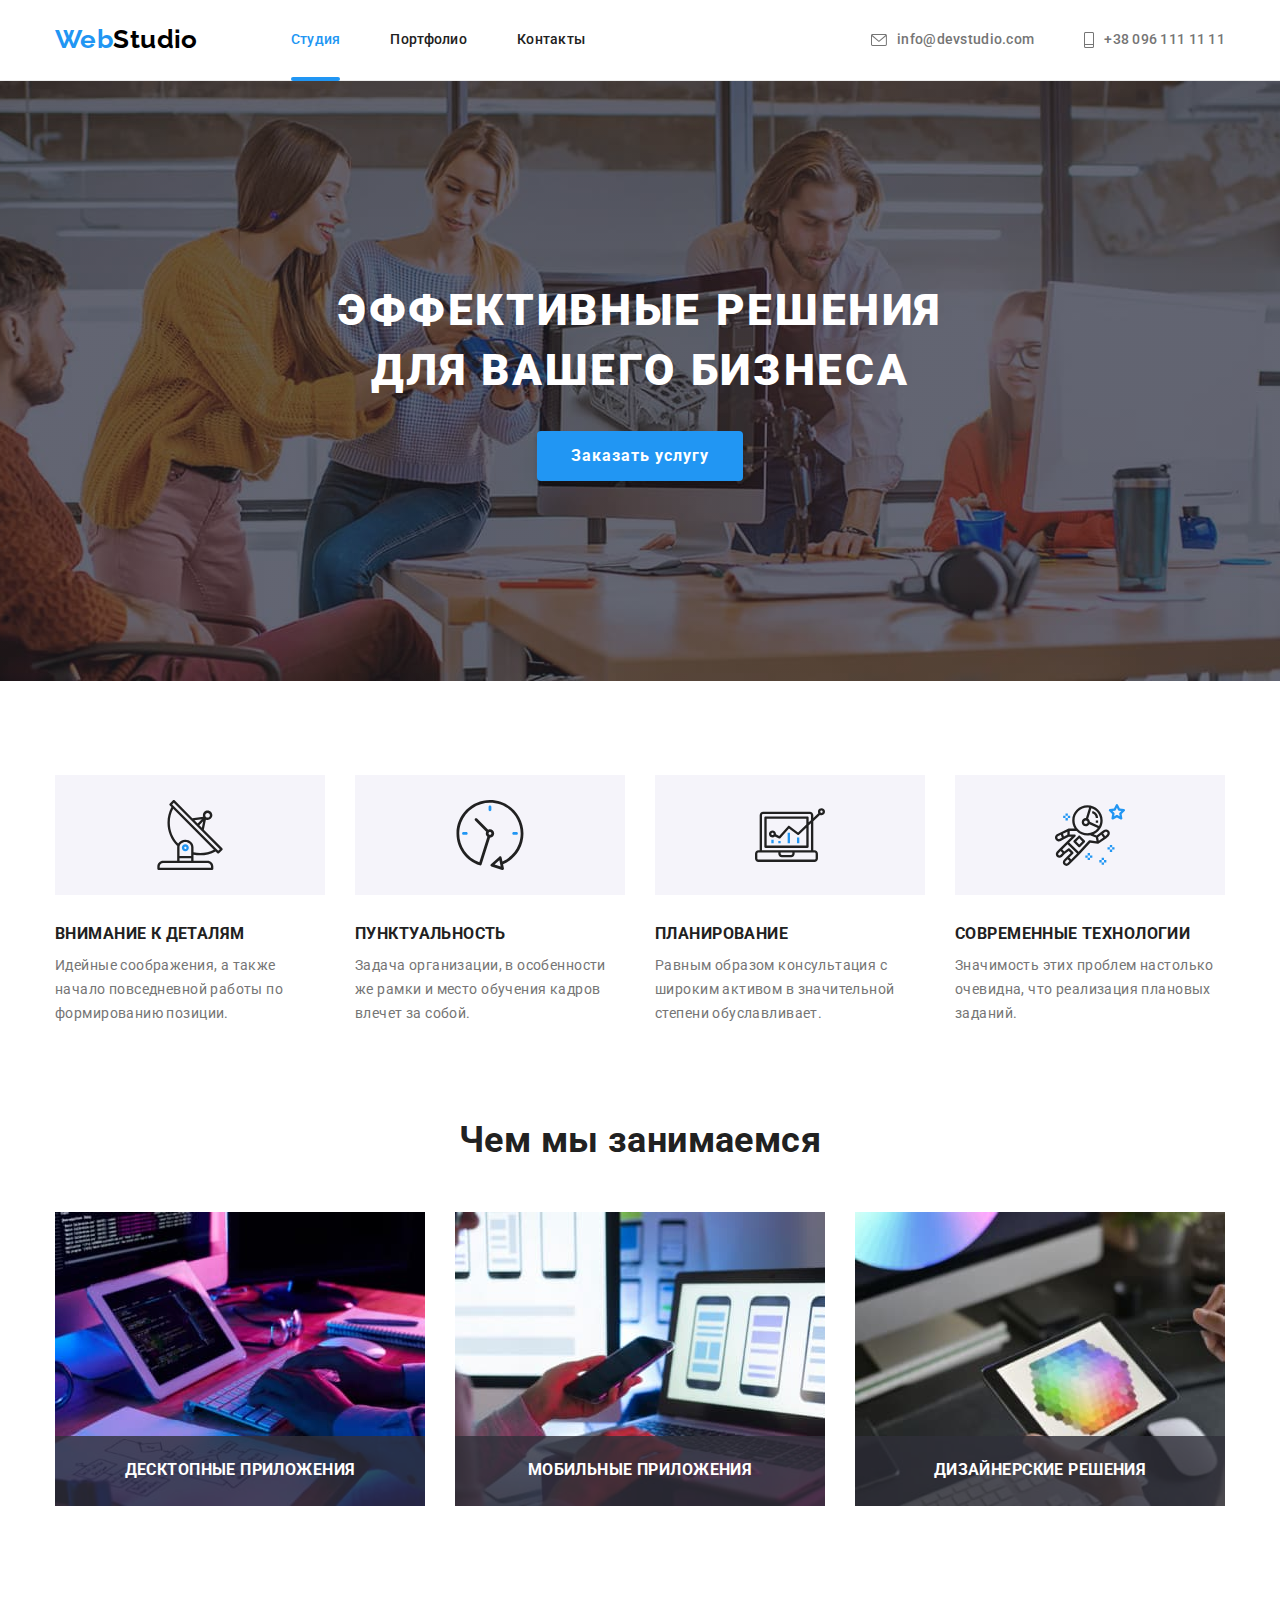
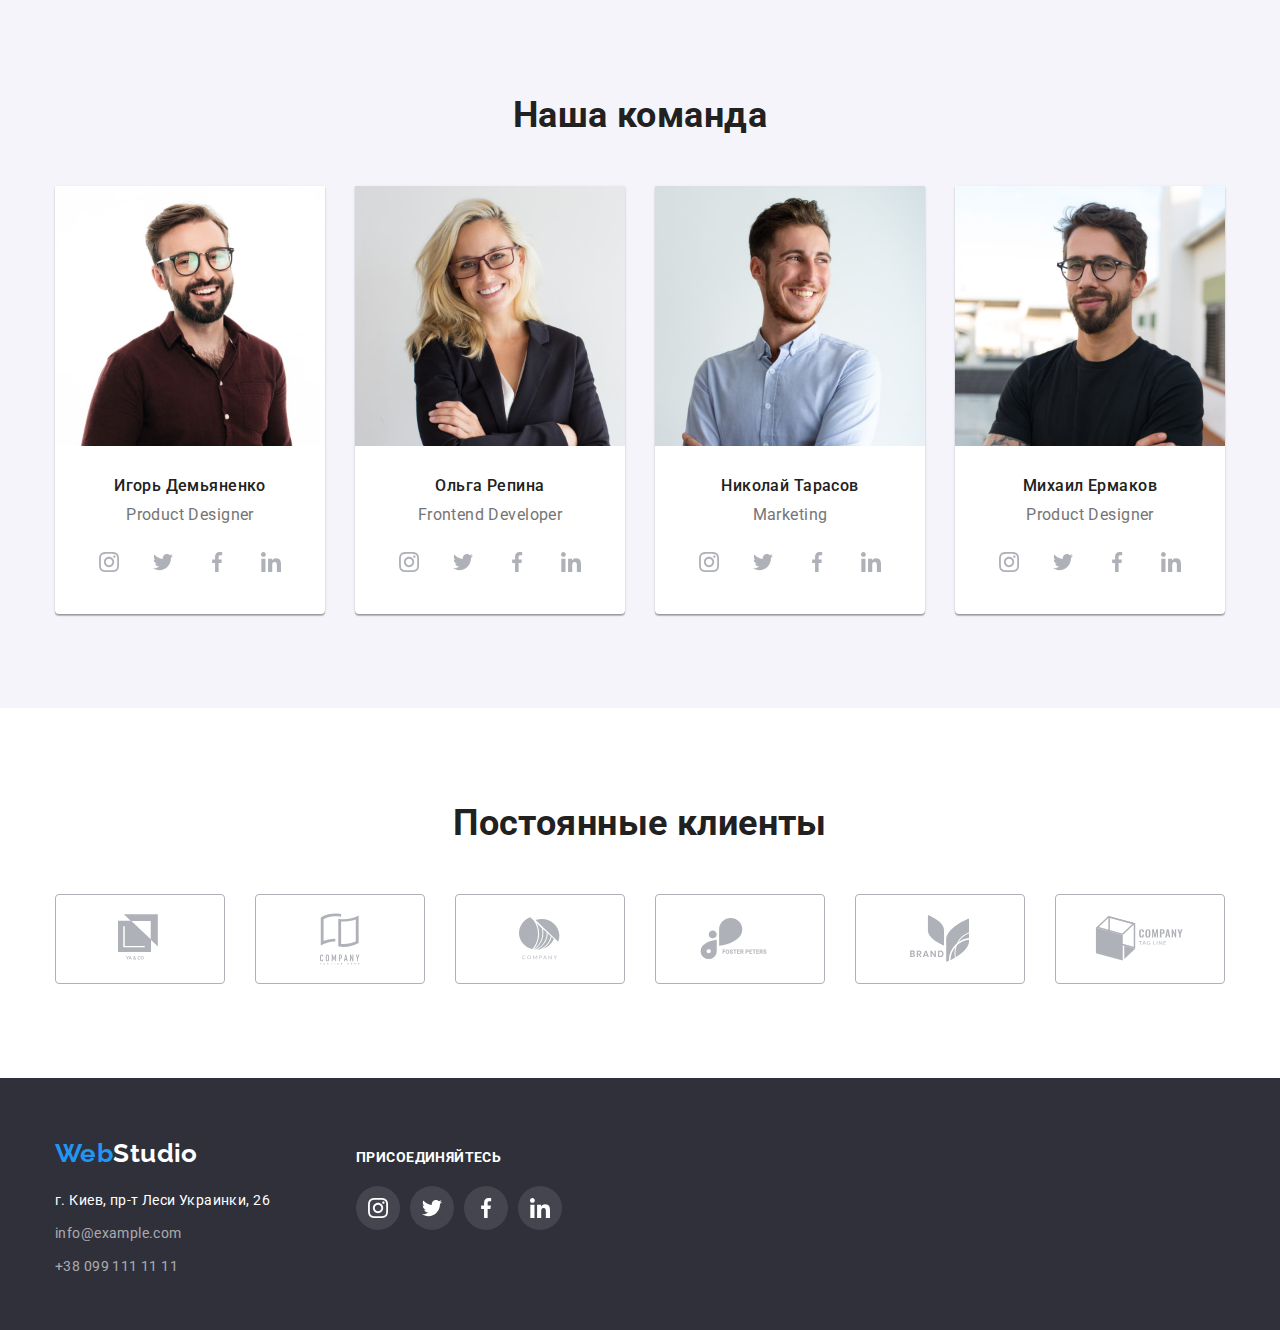
<file: index.html>
<!DOCTYPE html>
<html lang="ru">

<head>
  <meta charset="UTF-8">
  <meta name="viewport" content="width=device-width, initial-scale=1.0">
  <title>WebStudio</title>
  <link rel="icon" href="./images/webstudio-favicon-192x192.png" sizes="192x192">
  <link rel="preconnect" href="https://fonts.gstatic.com">
  <link href="https://fonts.googleapis.com/css2?family=Raleway:wght@700&family=Roboto:wght@400;500;700;900&display=swap" rel="stylesheet"> 
  <link rel="stylesheet"
    href="https://cdnjs.cloudflare.com/ajax/libs/modern-normalize/1.0.0/modern-normalize.min.css"
  />
  <link rel="stylesheet" href="./css/styles.css">
</head>

<body>

  <!-- Заголовок страницы с меню навигации -->
  <header>
    <div class="container main-nav">
      <nav class="site-nav">
        <a class="logo" href="./index.html">
          <span class="web-on-light">Web</span><span class="studio-on-light">Studio</span>
        </a>

        <ul class="site-links list">
          <li class="item"><a class="link current" href="./index.html">Студия</a></li>
          <li class="item"><a class="link" href="./portfolio.html">Портфолио</a></li>
          <li class="item"><a class="link" href="">Контакты</a></li>
        </ul>
      </nav>

      <ul class="contacts-top list">
        <li class="item">
          <a class="link" href="mailto:info@devstudio.com">
            <svg width="16" height="12">
              <use href="./images/sprite.svg#icon-envelope"></use>
            </svg>
            info@devstudio.com
          </a>
        </li>
        <li class="item">
          <a class="link" href="tel:+380961111111">
            <svg width="10" height="16">
              <use href="./images/sprite.svg#icon-phone"></use>
            </svg>
            +38 096 111 11 11
          </a>
        </li>
      </ul>
    </div>
  </header>

  <!-- Основное тело страницы -->
  <main>

    <!-- Заставка -->
    <section class="hero">
      <h1 class="hero-title">Эффективные решения <br/>для вашего бизнеса</h1>
      <!-- <a class="hero-button" href="">Заказать услугу</a> -->
      <button class="hero-button" type="button" data-modal-open>Заказать услугу</a>
    </section>

    <!-- Особенности и преимущества -->
    <section class="section no-padding-bottom">
      <div class="container">
        <h2 class="section-title visually-hidden">Особенности</h2>
        <ul class="features list">
          <li>
            <div>
              <svg width="70" height="70">
                <use href="./images/sprite.svg#icon-antenna"></use>
              </svg>
            </div>
            <h3>Внимание к деталям</h3>
            <p>Идейные соображения, а также начало повседневной работы по формированию позиции.</p>
          </li>
          <li>
            <div>
              <svg width="70" height="70">
                <use href="./images/sprite.svg#icon-clock"></use>
              </svg>
            </div>
            <h3>Пунктуальность</h3>
            <p>Задача организации, в особенности же рамки и место обучения кадров влечет за собой.</p>
          </li>
          <li>
            <div>
              <svg width="70" height="70">
                <use href="./images/sprite.svg#icon-diagram"></use>
              </svg>
            </div>
            <h3>Планирование</h3>
            <p>Равным образом консультация с широким активом в значительной степени обуславливает.</p>
          </li>
          <li>
            <div>
              <svg width="70" height="70">
                <use href="./images/sprite.svg#icon-astronaut"></use>
              </svg>
            </div>
            <h3>Современные технологии</h3>
            <p>Значимость этих проблем настолько очевидна, что реализация плановых заданий.</p>
          </li>
        </ul>
      </div>
    </section>

    <!-- Чем мы занимаемся -->
    <section class="our-works section">
      <div class="container">
        <h2 class="section-title">Чем мы занимаемся</h2>
        <ul class="list">
          <li>
            <div class="overlay">
              <h3>Десктопные приложения</h3>
            </div>
            <img src="./images/box-1.jpg" alt="Программирование" width="370">
          </li>
          <li>
            <div class="overlay">
              <h3>Мобильные приложения</h3>
            </div>
            <img src="./images/box-2.jpg" alt="Дизайн интерфейса" width="370">
          </li>
          <li>
            <div class="overlay">
              <h3>Дизайнерские решения</h3>
            </div>
            <img src="./images/box-3.jpg" alt="Подбор цвета" width="370">
          </li>
        </ul>
      </div>
    </section>

    <!-- Наша команда -->
    <section class="team section">
      <div class="container">
        <h2 class="section-title">Наша команда</h2>
        <ul class="teammates list">
          <li>
            <img src="./images/igor_d.jpg" alt="Игорь Демьяненко" width="270">
            <h3>Игорь Демьяненко</h3>
            <p>Product Designer</p>
            <div class="socials">
              <ul class="list">
                <li>
                  <a href="">
                    <svg width="20" height="20">
                      <use href="./images/sprite.svg#icon-instagram"></use>
                    </svg>
                  </a>
                </li>
                <li>
                  <a href="">
                    <svg width="20" height="20">
                      <use href="./images/sprite.svg#icon-twitter"></use>
                    </svg>
                  </a>
                </li>
                <li>
                  <a href="">
                    <svg width="20" height="20">
                      <use href="./images/sprite.svg#icon-facebook"></use>
                    </svg>
                  </a>
                </li>
                <li>
                  <a href="">
                    <svg width="20" height="20">
                      <use href="./images/sprite.svg#icon-linkedin"></use>
                    </svg>
                  </a>
                </li>
              </ul>
            </div>
          </li>
          <li>
            <img src="./images/olga_r.jpg" alt="Ольга Репина" width="270">
            <h3>Ольга Репина</h3>
            <p>Frontend Developer</p>
            <div class="socials">
              <ul class="list">
                <li>
                  <a href="">
                    <svg width="20" height="20">
                      <use href="./images/sprite.svg#icon-instagram"></use>
                    </svg>
                  </a>
                </li>
                <li>
                  <a href="">
                    <svg width="20" height="20">
                      <use href="./images/sprite.svg#icon-twitter"></use>
                    </svg>
                  </a>
                </li>
                <li>
                  <a href="">
                    <svg width="20" height="20">
                      <use href="./images/sprite.svg#icon-facebook"></use>
                    </svg>
                  </a>
                </li>
                <li>
                  <a href="">
                    <svg width="20" height="20">
                      <use href="./images/sprite.svg#icon-linkedin"></use>
                    </svg>
                  </a>
                </li>
              </ul>
            </div>
          </li>
          <li>
            <img src="./images/nikolay_t.jpg" alt="Николай Тарасов" width="270">
            <h3>Николай Тарасов</h3>
            <p>Marketing</p>
            <div class="socials">
              <ul class="list">
                <li>
                  <a href="">
                    <svg width="20" height="20">
                      <use href="./images/sprite.svg#icon-instagram"></use>
                    </svg>
                  </a>
                </li>
                <li>
                  <a href="">
                    <svg width="20" height="20">
                      <use href="./images/sprite.svg#icon-twitter"></use>
                    </svg>
                  </a>
                </li>
                <li>
                  <a href="">
                    <svg width="20" height="20">
                      <use href="./images/sprite.svg#icon-facebook"></use>
                    </svg>
                  </a>
                </li>
                <li>
                  <a href="">
                    <svg width="20" height="20">
                      <use href="./images/sprite.svg#icon-linkedin"></use>
                    </svg>
                  </a>
                </li>
              </ul>
            </div>
          </li>
          <li>
            <img src="./images/mihail_e.jpg" alt="Михаил Ермаков" width="270">
            <h3>Михаил Ермаков</h3>
            <p>Product Designer</p>
            <div class="socials">
              <ul class="list">
                <li>
                  <a href="">
                    <svg width="20" height="20">
                      <use href="./images/sprite.svg#icon-instagram"></use>
                    </svg>
                  </a>
                </li>
                <li>
                  <a href="">
                    <svg width="20" height="20">
                      <use href="./images/sprite.svg#icon-twitter"></use>
                    </svg>
                  </a>
                </li>
                <li>
                  <a href="">
                    <svg width="20" height="20">
                      <use href="./images/sprite.svg#icon-facebook"></use>
                    </svg>
                  </a>
                </li>
                <li>
                  <a href="">
                    <svg width="20" height="20">
                      <use href="./images/sprite.svg#icon-linkedin"></use>
                    </svg>
                  </a>
                </li>
              </ul>
            </div>
          </li>
        </ul>
      </div>
    </section>

    <!-- Постоянные клиенты -->
    <section class="clients section">
      <div class="container">
        <h2 class="section-title">Постоянные клиенты</h2>
        <ul class="list">
          <li>
            <a href="#">
              <svg width="44" height="49">
                <use href="./images/sprite.svg#icon-logo_1"></use>
              </svg>
            </a>
          </li>
          <li>
            <a href="#">
              <svg width="40" height="52">
                <use href="./images/sprite.svg#icon-logo_2"></use>
              </svg>
            </a>
          </li>
          <li>
            <a href="#">
              <svg width="41" height="43">
                <use href="./images/sprite.svg#icon-logo_3"></use>
              </svg>
            </a>
          </li>
          <li>
            <a href="#">
              <svg width="80" height="42">
                <use href="./images/sprite.svg#icon-logo_4"></use>
              </svg>
            </a>
          </li>
          <li>
            <a href="#">
              <svg width="59" height="47">
                <use href="./images/sprite.svg#icon-logo_5"></use>
              </svg>
            </a>
          </li>
          <li>
            <a href="#">
              <svg width="89" height="45">
                <use href="./images/sprite.svg#icon-logo_6"></use>
              </svg>
            </a>
          </li>
        </ul>
      </div>
    </section>

  </main>

  <!-- Подвал -->
  <footer class="footer">
    <div class="container">
      <div class="info">
        <a class="logo" href="./index.html">
          <span class="web-on-dark">Web</span><span class="studio-on-dark">Studio</span>
        </a>
        <address>г. Киев, пр-т Леси Украинки, 26</address>
        <ul class="contacts-bottom list">
          <li><a href="mailto:info@example.com">info@example.com</a></li>
          <li><a href="tel:+380991111111">+38 099 111 11 11</a></li>
        </ul>
      </div>
      <div class="socials">
        <p>Присоединяйтесь</p>
        <ul class="list">
          <li>
            <a href="">
              <svg width="20" height="20">
                <use href="./images/sprite.svg#icon-instagram"></use>
              </svg>
            </a>
          </li>
          <li>
            <a href="">
              <svg width="20" height="20">
                <use href="./images/sprite.svg#icon-twitter"></use>
              </svg>
            </a>
          </li>
          <li>
            <a href="">
              <svg width="20" height="20">
                <use href="./images/sprite.svg#icon-facebook"></use>
              </svg>
            </a>
          </li>
          <li>
            <a href="">
              <svg width="20" height="20">
                <use href="./images/sprite.svg#icon-linkedin"></use>
              </svg>
            </a>
          </li>
        </ul>
      </div>
    </div>
  </footer>

  <div class="backdrop is-hidden" data-modal>
    <div class="modal">
      <button type="button" data-modal-close>
        <svg width="11" height="11">
          <use href="./images/sprite.svg#icon-close"></use>
        </svg>
      </button>
    </div>
  </div>

  <script src="./js/modal.js"></script>

</body>

</html>
</file>
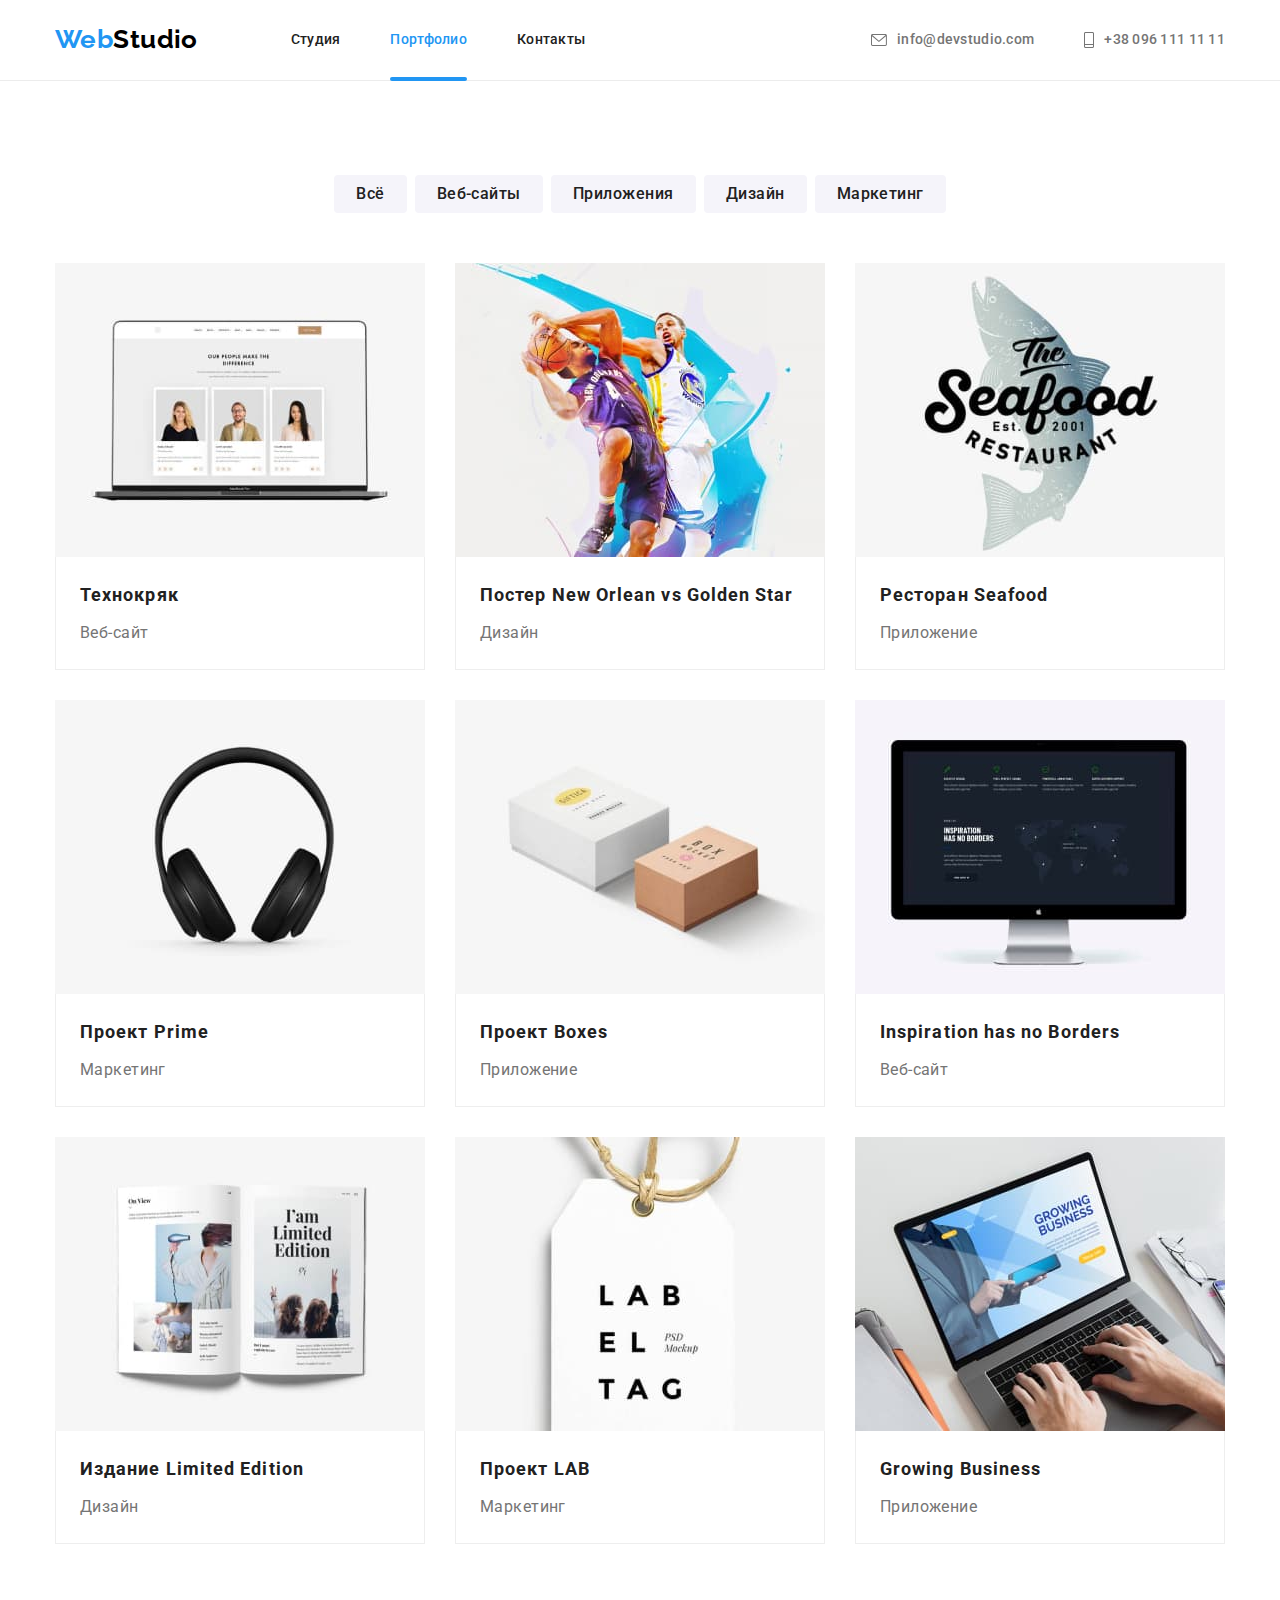
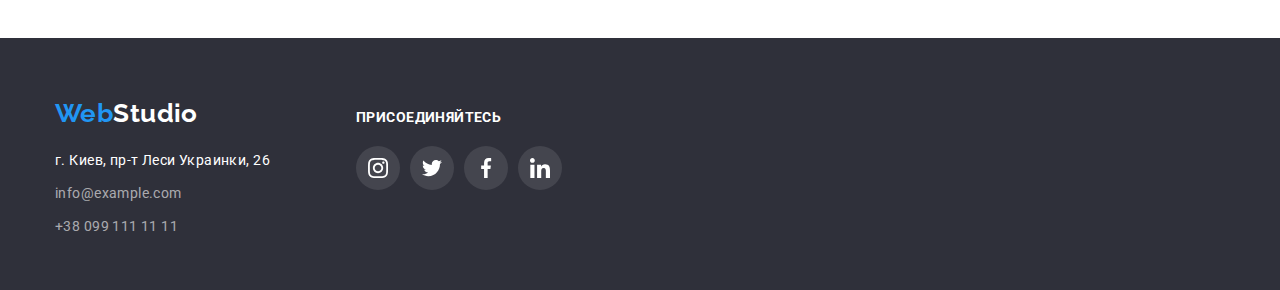
<file: portfolio.html>
<!DOCTYPE html>
<html lang="ru">

<head>
  <meta charset="UTF-8">
  <meta name="viewport" content="width=device-width, initial-scale=1.0">
  <title>WebStudio</title>
  <link rel="icon" href="./images/webstudio-favicon-192x192.png" sizes="192x192">
  <link rel="preconnect" href="https://fonts.gstatic.com">
  <link href="https://fonts.googleapis.com/css2?family=Raleway:wght@700&family=Roboto:wght@400;500;700;900&display=swap" rel="stylesheet"> 
  <link rel="stylesheet"
    href="https://cdnjs.cloudflare.com/ajax/libs/modern-normalize/1.0.0/modern-normalize.min.css"
  />
  <link rel="stylesheet" href="./css/styles.css">
</head>

<body>

  <!-- Заголовок страницы с меню навигации -->
  <header>
    <div class="container main-nav">
      <nav class="site-nav">
        <a class="logo" href="./index.html">
          <span class="web-on-light">Web</span><span class="studio-on-light">Studio</span>
        </a>

        <ul class="site-links list">
          <li class="item"><a class="link" href="./index.html">Студия</a></li>
          <li class="item"><a class="link current" href="./portfolio.html">Портфолио</a></li>
          <li class="item"><a class="link" href="">Контакты</a></li>
        </ul>
      </nav>

      <ul class="contacts-top list">
        <li class="item">
          <a class="link" href="mailto:info@devstudio.com">
            <svg width="16" height="12">
              <use href="./images/sprite.svg#icon-envelope"></use>
            </svg>
            info@devstudio.com
          </a>
        </li>
        <li class="item">
          <a class="link" href="tel:+380961111111">
            <svg width="10" height="16">
              <use href="./images/sprite.svg#icon-phone"></use>
            </svg>
            +38 096 111 11 11
          </a>
        </li>
      </ul>
    </div>
  </header>

  <!-- Основное тело страницы -->
  <main>

    <!-- Портфолио -->
    <section class="section portfolio">
      <div class="container">
        <h1 class="visually-hidden">Наши работы</h1>
        <!-- Селектор контента -->
        <ul class="content-selector list">
          <li><button type="button">Всё</button></li>
          <li><button type="button">Веб-сайты</button></li>
          <li><button type="button">Приложения</button></li>
          <li><button type="button">Дизайн</button></li>
          <li><button type="button">Маркетинг</button></li>
        </ul>

        <!-- Выполненные проекты -->
        <ul class="projects list">
          <li class="project">
            <a href="">
              <div class="thumb">
                <div class="overlay">
                  <p>Технокряк это современная площадка распространения коронавируса. Компании используют эту платформу для цифрового шпионажа и атак на защищённые сервера конкурентов.</p>
                </div>
                <img src="./images/technocrak.jpg" alt="Технокряк. Веб-сайт" width="370">
              </div>
              <div class="project-content">
                <h2>Технокряк</h2>
                <p>Веб-сайт</p>
              </div>
            </a>
          </li>

          <li class="project">
            <a href="">
              <div class="thumb">
                <div class="overlay">
                  <p>Технокряк это современная площадка распространения коронавируса. Компании используют эту платформу для цифрового шпионажа и атак на защищённые сервера конкурентов.</p>
                </div>
                <img src="./images/poster-no-vs-gs.jpg" alt="Постер New Orlean vs Golden Star. Дизайн" width="370">
              </div>
              <div class="project-content">
                <h2>Постер New Orlean vs Golden Star</h2>
                <p>Дизайн</p>
              </div>
            </a>
          </li>

          <li class="project">
            <a href="">
              <div class="thumb">
                <div class="overlay">
                  <p>Технокряк это современная площадка распространения коронавируса. Компании используют эту платформу для цифрового шпионажа и атак на защищённые сервера конкурентов.</p>
                </div>
                <img src="./images/restaurant-seafood.jpg" alt="Ресторан Seafood. Приложение" width="370">
              </div>
              <div class="project-content">
                <h2>Ресторан Seafood</h2>
                <p>Приложение</p>
              </div>
            </a>
          </li>

          <li class="project">
            <a href="">
              <div class="thumb">
                <div class="overlay">
                  <p>Технокряк это современная площадка распространения коронавируса. Компании используют эту платформу для цифрового шпионажа и атак на защищённые сервера конкурентов.</p>
                </div>
                <img src="./images/project-prime.jpg" alt="Проект Prime. Маркетинг" width="370">
              </div>
              <div class="project-content">
                <h2>Проект Prime</h2>
                <p>Маркетинг</p>
              </div>
            </a>
          </li>

          <li class="project">
            <a href="">
              <div class="thumb">
                <div class="overlay">
                  <p>Технокряк это современная площадка распространения коронавируса. Компании используют эту платформу для цифрового шпионажа и атак на защищённые сервера конкурентов.</p>
                </div>
                <img src="./images/project-boxes.jpg" alt="Проект Boxes. Приложение" width="370">
              </div>
              <div class="project-content">
                <h2>Проект Boxes</h2>
                <p>Приложение</p>
              </div>
            </a>
          </li>

          <li class="project">
            <a href="">
              <div class="thumb">
                <div class="overlay">
                  <p>Технокряк это современная площадка распространения коронавируса. Компании используют эту платформу для цифрового шпионажа и атак на защищённые сервера конкурентов.</p>
                </div>
                <img src="./images/inspiration-web-site.jpg" alt="Inspiration has no Borders. Веб-сайт" width="370">
              </div>
              <div class="project-content">
                <h2>Inspiration has no Borders</h2>
                <p>Веб-сайт</p>
              </div>
            </a>
          </li>

          <li class="project">
            <a href="">
              <div class="thumb">
                <div class="overlay">
                  <p>Технокряк это современная площадка распространения коронавируса. Компании используют эту платформу для цифрового шпионажа и атак на защищённые сервера конкурентов.</p>
                </div>
                <img src="./images/limited-edition.jpg" alt="Издание Limited Edition. Дизайн" width="370">
              </div>
              <div class="project-content">
                <h2>Издание Limited Edition</h2>
                <p>Дизайн</p>
              </div>
            </a>
          </li>

          <li class="project">
            <a href="">
              <div class="thumb">
                <div class="overlay">
                  <p>Технокряк это современная площадка распространения коронавируса. Компании используют эту платформу для цифрового шпионажа и атак на защищённые сервера конкурентов.</p>
                </div>
                <img src="./images/project-lab.jpg" alt="Проект LAB. Маркетинг" width="370">
              </div>
              <div class="project-content">
                <h2>Проект LAB</h2>
                <p>Маркетинг</p>
              </div>
            </a>
          </li>

          <li class="project">
            <a href="">
              <div class="thumb">
                <div class="overlay">
                  <p>Технокряк это современная площадка распространения коронавируса. Компании используют эту платформу для цифрового шпионажа и атак на защищённые сервера конкурентов.</p>
                </div>
                <img src="./images/growing-business.jpg" alt="Growing Business. Приложение" width="370">
              </div>
              <div class="project-content">
                <h2>Growing Business</h2>
                <p>Приложение</p>
              </div>
            </a>
          </li>
        </ul>
      </div>
    </section>

  </main>

  <!-- Подвал -->
  <footer class="footer">
    <div class="container">
      <div class="info">
        <a class="logo" href="./index.html">
          <span class="web-on-dark">Web</span><span class="studio-on-dark">Studio</span>
        </a>
        <address>г. Киев, пр-т Леси Украинки, 26</address>
        <ul class="contacts-bottom list">
          <li><a href="mailto:info@example.com">info@example.com</a></li>
          <li><a href="tel:+380991111111">+38 099 111 11 11</a></li>
        </ul>
      </div>
      <div class="socials">
        <p>Присоединяйтесь</p>
        <ul class="list">
          <li>
            <a href="">
              <svg width="20" height="20">
                <use href="./images/sprite.svg#icon-instagram"></use>
              </svg>
            </a>
          </li>
          <li>
            <a href="">
              <svg width="20" height="20">
                <use href="./images/sprite.svg#icon-twitter"></use>
              </svg>
            </a>
          </li>
          <li>
            <a href="">
              <svg width="20" height="20">
                <use href="./images/sprite.svg#icon-facebook"></use>
              </svg>
            </a>
          </li>
          <li>
            <a href="">
              <svg width="20" height="20">
                <use href="./images/sprite.svg#icon-linkedin"></use>
              </svg>
            </a>
          </li>
        </ul>
      </div>
    </div>
  </footer>

</body>

</html>
</file>
<file: css/styles.css>
/* Объявление цветов через CSS переменные */
:root {
  --primary-text-color: #212121;
  --secondary-text-color: #757575;
  --bottom-contacts-text-color: rgba(255, 255, 255, 0.6);
  --accent-color: #2196F3;
  --accent-color-trasparent: #2196F399;
  --accent-color-trasparent-2: #2196F3E6;
  --hero-background-color: #C4C4C4;
  --hero-overlay-color: rgba(47, 48, 58, 0.4);
  --our-works-overlay-color: rgba(47, 48, 58, 0.8);
  --portfolio-stroke-color: #EEEEEE;
  --clients-and-socials-color: #AFB1B8;
  --main-light-color: #FFFFFF;
  --main-light-color-transparent: rgba(255, 255, 255, 0.1);
  --main-light-gray-color: #F5F4FA;
  --main-dark-gray-color: #2F303A;
  --main-black-color: #000000;
  --main-nav-stroke-color: #ECECEC;
  --backdrop-black-color: #00000033;
  --modal-close-button-border-color: #0000001A;
  --timing: 250ms;
  --timing-function: cubic-bezier(0.4, 0, 0.2, 1);
}

/* Общая стилизация */
body {
  color: var(--primary-text-color);
  background-color: var(--main-light-color);
  font-family: 'Roboto', sans-serif;
  font-weight: 400;
  font-size: 14px;
  line-height: 1.71;
  letter-spacing: 0.03em;
}

a {
  text-decoration: none;
}

img, svg, a {
  display: block;
}

h1, h2, h3, p {
  padding: 0px;
  margin: 0px;
}

.container {
  width: 1200px;

  margin-left: auto;
  margin-right: auto;
  padding-left: 15px;
  padding-right: 15px;

  /* Фон для тестирования размеров контейнера */
  /* background-color: wheat; */
}

.section {
  padding-top: 94px;
  padding-bottom: 94px;
}

.section.no-padding-bottom {
  padding-bottom: 0px;
}

/* Прячем заголовки */
.visually-hidden {
  position: absolute;
  width: 1px;
  height: 1px;
  margin: -1px;
  border: 0;
  padding: 0;
  clip: rect(0 0 0 0);
  overflow: hidden;
}

/* Логотип */
.logo {
  display: block;
  font-family: 'Raleway', sans-serif;
  font-weight: 700;
  font-size: 26px;
  line-height: 1.19;
}

/* Логотип на светлом фоне */
.logo .web-on-light {
  color: var(--accent-color);

  transition: color var(--timing) var(--timing-function);
}
.logo:hover .web-on-light,
.logo:focus .web-on-light {
  color: var(--main-black-color);
}
.logo .studio-on-light {
  color: var(--main-black-color);

  transition: color var(--timing) var(--timing-function);
}
.logo:hover .studio-on-light,
.logo:focus .studio-on-light {
  color: var(--accent-color);
}


/* Логотип на тёмном фоне */
.logo .web-on-dark {
  color: var(--accent-color);

  transition: color var(--timing) var(--timing-function);
}
.logo:hover .web-on-dark,
.logo:focus .web-on-dark {
  color: var(--main-light-color);
}
.logo .studio-on-dark {
  color: var(--main-light-color);
}
.logo:hover .studio-on-dark,
.logo:focus .studio-on-dark {
  color: var(--accent-color);

  transition: color var(--timing) var(--timing-function);
}

/* Список без буллетов */
.list {
  padding: 0px;
  margin: 0px;
  list-style: none;
}

/* Заголовок страницы с меню навигации */
header {
  border-bottom: 1px solid var(--main-nav-stroke-color);
}

.main-nav {
  display: flex;
  justify-content: space-around;
  align-items: center;
}

.site-nav {
  display: flex;
  margin-right: auto;
}

.site-nav .logo {
  margin-right: 93px;
  padding-top: 24px;
  padding-bottom: 25px;
}

.site-links {
  display: flex;
}

.site-links .link {
  display: block;
  position: relative;

  padding-top: 32px;
  padding-bottom: 32px;

  color: var(--primary-text-color);

  font-weight: 500;
  line-height: 1.14;
  letter-spacing: 0.02em;

  transition: color var(--timing) var(--timing-function);
}

.site-links .item:not(:last-child) {
  margin-right: 50px;
}

.site-links .link:hover,
.site-links .link:focus,
.site-links .link.current,
.contacts-top .link:hover,
.contacts-top .link:focus {
  color: var(--accent-color);
}

.site-links .link.current:hover,
.site-links .link.current:focus {
  color: var(--primary-text-color);
}

.site-links .link.current::after {
  content: "";
  display: block;
  position: absolute;

  bottom: -1px;
  width: 100%;
  height: 4px;
  border-radius: 2px;

  background-color: var(--accent-color);

  transition: background-color var(--timing) var(--timing-function);
}

.site-links .link.current:hover::after {
  background-color: var(--primary-text-color);
}

.contacts-top {
  display: flex;
}

.contacts-top .link {
  display: flex;
  align-items: center;

  padding-top: 32px;
  padding-bottom: 32px;

  color: var(--secondary-text-color);

  font-weight: 500;
  line-height: 1.14;
  letter-spacing: 0.02em;

  transition: color var(--timing) var(--timing-function);
}

.contacts-top .item:not(:last-child) {
  margin-right: 50px;
}

.contacts-top svg {
  margin-right: 10px;

  fill: currentColor;
}

/* Заставка */
.hero {
  max-width: 1600px;
  height: 600px;
  margin-left: auto;
  margin-right: auto;
  padding-top: 200px;

  background-color: var(--hero-background-color);
  background-image: linear-gradient(var(--hero-overlay-color), var(--hero-overlay-color)),
    url("../images/hero_img.jpg");
  background-repeat: no-repeat;
  background-position: center;
  background-size: cover;

  text-align: center;
}

.hero-title {
  color: var(--main-light-color);

  margin-top: 0px;
  margin-bottom: 30px;

  font-weight: 900;
  font-size: 44px;
  line-height: 1.36;
  letter-spacing: 0.06em;
  text-transform: uppercase;
}

.hero-button {
  display: inline-block;

  min-width: 200px;
  border: 0px;
  border-radius: 4px;
  padding: 10px 34px;

  text-align: center;
  font-weight: 700;
  font-size: 16px;
  line-height: 1.87;
  text-align: center;
  letter-spacing: 0.06em;

  color: var(--main-light-color);
  background-color: var(--accent-color);
  box-shadow: 0px 4px 4px rgba(0, 0, 0, 0.15);

  transition: color var(--timing) var(--timing-function),
    background-color var(--timing) var(--timing-function);
}

.hero-button:hover,
.hero-button:focus {
  color: var(--main-black-color);
  background-color: var(--main-light-gray-color);
}

/* Заголовки секций */
.section-title {
  margin-top: 0px;
  margin-bottom: 50px;

  font-weight: 700;
  font-size: 36px;
  line-height: 1.17;
  text-align: center;
}

/* Особенности и преимущества */
.features p {
  color: var(--secondary-text-color);

  margin-top: 0px;
}

.features.list {
  display: flex;
}

.features.list li {
  width: calc((100% - 90px) / 4);
}

.features.list li:not(:last-child) {
  margin-right: 30px;
}

.features.list h3 {
  margin-top: 0px;
  margin-bottom: 10px;

  font-weight: 700;
  line-height: 1.14;
  text-transform: uppercase;
}

.features.list div {
  display: flex;
  justify-content: center;
  align-items: center;

  height: 120px;
  margin-bottom: 30px;

  background-color: var(--main-light-gray-color);
}

/* Чем мы занимаемся */
.our-works .list {
  display: flex;
}

.our-works .list li {
  position: relative;
}

.our-works .list .overlay {
  position: absolute;
  display: flex;
  justify-content: center;
  align-items: center;

  bottom: 0px;
  width: 100%;
  height: 70px;

  background-color: var(--our-works-overlay-color);
}

.our-works .list h3 {
  font-weight: 700;
  line-height: 1.14;
  text-transform: uppercase;

  color: var(--main-light-color);
}

.our-works .list li:not(:last-child) {
  margin-right: 30px;
}

/* Наша команда */
.team {
  background: var(--main-light-gray-color);
}

.teammates.list {
  display: flex;
}

.teammates.list > li {
  border-radius: 0px 0px 4px 4px;

  background-color: var(--main-light-color);
  box-shadow: 0px 1px 3px rgba(0, 0, 0, 0.12), 
    0px 1px 1px rgba(0, 0, 0, 0.14), 
    0px 2px 1px rgba(0, 0, 0, 0.2);
}

.teammates.list > li:not(:last-child) {
  margin-right: 30px;
}

.teammates.list h3 {
  margin-top: 30px;
  margin-bottom: 10px;

  font-weight: 500;
  font-size: 16px;
  line-height: 1.19;
  text-align: center;
}

.teammates.list p {
  color: var(--secondary-text-color);

  margin-top: 0px;
  margin-bottom: 16px;

  font-size: 16px;
  line-height: 1.19;
  text-align: center;
}

.team .socials {
  display: flex;
  justify-content: center;

  margin-bottom: 30px;
}

.team .socials .list {
  display: flex;
}

.team .socials li:not(:last-child) {
  margin-right: 10px;
}

.team .socials a {
  display: flex;
  justify-content: center;
  align-items: center;

  width: 44px;
  height: 44px;
  border-radius: 50%;

  fill: var(--clients-and-socials-color);
  background-color: var(--main-light-color);

  transition: fill var(--timing) var(--timing-function),
    background-color var(--timing) var(--timing-function);
}

.team .socials a:hover, 
.team .socials a:focus {
  fill: var(--main-light-color);
  background-color: var(--accent-color);
}

/* Постоянные клиенты */

.clients .list {
  display: flex;
}

.clients .list li:not(:last-child) {
  margin-right: 30px;
}

.clients .list li {
  display: flex;

  width: calc((100% - 150px) / 6);
}

.clients .list a {
  display: flex;
  justify-content: center;
  align-items: center;

  width: 100%;
  height: 90px;

  fill: var(--clients-and-socials-color);
  border: 1px solid var(--clients-and-socials-color);
  border-radius: 4px;

  transition: fill var(--timing) var(--timing-function),
    border var(--timing) var(--timing-function);
}

.clients .list a:hover,
.clients .list a:focus {
  fill: var(--accent-color);
  border: 1px solid var(--accent-color);
}

/* Подвал */
.footer {
  background-color: var(--main-dark-gray-color);
}

.footer .container {
  display: flex;
  align-items: baseline;
  height: 252px;
}

.footer .info {
  margin-right: 86px;
}

.footer .logo {
  margin-top: 40px;
  padding-top: 20px;
  padding-bottom: 20px;
}

.footer address{
  color: var(--main-light-color);
  font-style: normal;
}

.contacts-bottom li {
  margin-top: 9px;
}

.contacts-bottom a {
  color: var(--bottom-contacts-text-color);

  transition: color var(--timing) var(--timing-function);
}

.contacts-bottom a:hover,
.contacts-bottom a:focus {
  color: var(--accent-color-trasparent);
}

.footer .socials .list {
  display: flex;
}

.footer .socials li:not(:last-child) {
  margin-right: 10px;
}

.footer .socials a {
  display: flex;
  justify-content: center;
  align-items: center;

  width: 44px;
  height: 44px;
  border-radius: 50%;

  fill: var(--main-light-color);
  background-color: var(--main-light-color-transparent);

  transition: background-color var(--timing) var(--timing-function);
}

.footer .socials a:hover, 
.footer .socials a:focus {
  background-color: var(--accent-color);
}

.footer .socials p {
  margin-bottom: 20px;

  color: var(--main-light-color);

  font-weight: 700;
  font-size: 14px;
  line-height: 1.14;
  letter-spacing: 0.03em;
  text-transform: uppercase;
}

/* Модальное окно */
.backdrop {
  position: fixed;
  top: 0px;
  left: 0px;
  width: 100%;
  height: 100%;

  background-color: var(--backdrop-black-color);
  opacity: 1;
  transition: opacity var(--timing) var(--timing-function);
}

.backdrop.is-hidden {
  pointer-events: none;

  opacity: 0;
}

.backdrop.is-hidden .modal {
  transform: translate(-50%, -50%) scale(0.5);
  opacity: 0;
  transition: transform var(--timing) var(--timing-function),
    opacity var(--timing) var(--timing-function);
}

.modal {
  position: absolute;
  top: 50%;
  left: 50%;
  transform: translate(-50%, -50%) scale(1);

  width: 528px;
  height: 581px;
  border-radius: 4px;

  background-color: var(--main-light-color);
  opacity: 1;
  box-shadow: 0px 1px 3px rgba(0, 0, 0, 0.12), 
    0px 1px 1px rgba(0, 0, 0, 0.14), 
    0px 2px 1px rgba(0, 0, 0, 0.2);
}

.modal button {
  position: absolute;
  display: flex;
  justify-content: center;
  align-items: center;

  top: 8px;
  right: 8px;
  width: 30px;
  height: 30px;
  border-radius: 50%;

  fill: var(--main-black-color);
  background-color: var(--main-light-color);
  border: 1px solid var(--modal-close-button-border-color);
  transition: fill var(--timing) var(--timing-function);
}

.modal button:hover,
.modal button:focus {
  fill: var(--accent-color);
}

/* Портфолио */
.portfolio h1 {
  color: var(--main-black-color);
  font-weight: 900;
  font-size: 44px;
  line-height: 1.36;
  text-align: center;
  letter-spacing: 0.06em;
  text-transform: uppercase;
}

/* Селектор контента */
.content-selector {
  display: flex;
  justify-content: center;
  margin-bottom: 50px;
}

.content-selector li {
  margin-right: 8px;
}

.content-selector li:last-child {
  margin-right: 0px;
}

.content-selector button {
  display: block;

  height: 38px;
  border: 0px;
  border-radius: 4px;

  font-weight: 500;
  font-size: 16px;
  line-height: 1.625;
  text-align: center;
  letter-spacing: 0.03em;

  padding: 0px 22px;

  color: var(--primary-text-color);
  background-color: var(--main-light-gray-color);
  cursor: pointer;

  transition: color var(--timing) var(--timing-function),
    background-color var(--timing) var(--timing-function),
    box-shadow var(--timing) var(--timing-function);
}

.content-selector button:hover,
.content-selector button:focus {
  color: var(--main-light-color);
  background-color: var(--accent-color);

  box-shadow: 0px 3px 1px rgba(0, 0, 0, 0.1), 
    0px 1px 2px rgba(0, 0, 0, 0.08), 
    0px 2px 2px rgba(0, 0, 0, 0.12);
}

/* Выполненные проекты */
.projects.list {
  display: flex;
  flex-wrap: wrap;
}

.projects.list .project {
  width: calc((100% - 60px) / 3);
  margin-right: 30px;
  margin-bottom: 30px;

  background-color: var(--main-light-color);
}

.projects.list .project a {
  transition: box-shadow var(--timing) var(--timing-function);
}

.projects.list .project a:hover,
.projects.list .project a:focus {
  box-shadow: 0px 1px 1px rgba(0, 0, 0, 0.12), 
    0px 4px 4px rgba(0, 0, 0, 0.06), 
    1px 4px 6px rgba(0, 0, 0, 0.16);
}

.projects.list .project:nth-child(3n) {
  margin-right: 0px;
}

.projects.list .project:nth-last-child(-n + 3) {
  margin-bottom: 0px;
}

.projects.list .project-content {
  border-right: 1px solid var(--portfolio-stroke-color);
  border-bottom: 1px solid var(--portfolio-stroke-color);
  border-left: 1px solid var(--portfolio-stroke-color);
  padding: 20px 24px;
}

.projects.list .thumb {
  position: relative;
  overflow: hidden;
}

.projects.list .overlay {
  position: absolute;
  display: flex;
  justify-content: center;
  align-items: center;

  width: 100%;
  height: 100%;

  background-color: var(--accent-color-trasparent-2);

  transform: translateY(100%);
  transition: transform var(--timing) var(--timing-function);
}

.projects.list a:hover .overlay {
  transform: translateY(0%);
}

.projects.list .overlay p {
  font-size: 18px;
  line-height: 1.56;

  margin-left: 24px;
  margin-right: 24px;

  color: var(--main-light-color);
}

.project-content h2 {
  font-weight: 700;
  font-size: 18px;
  line-height: 2;
  letter-spacing: 0.06em;
  margin-bottom: 4px;

  color: var(--primary-text-color);
}

.project-content p {
  font-size: 16px;
  line-height: 2;

  color: var(--secondary-text-color);
}
</file>
